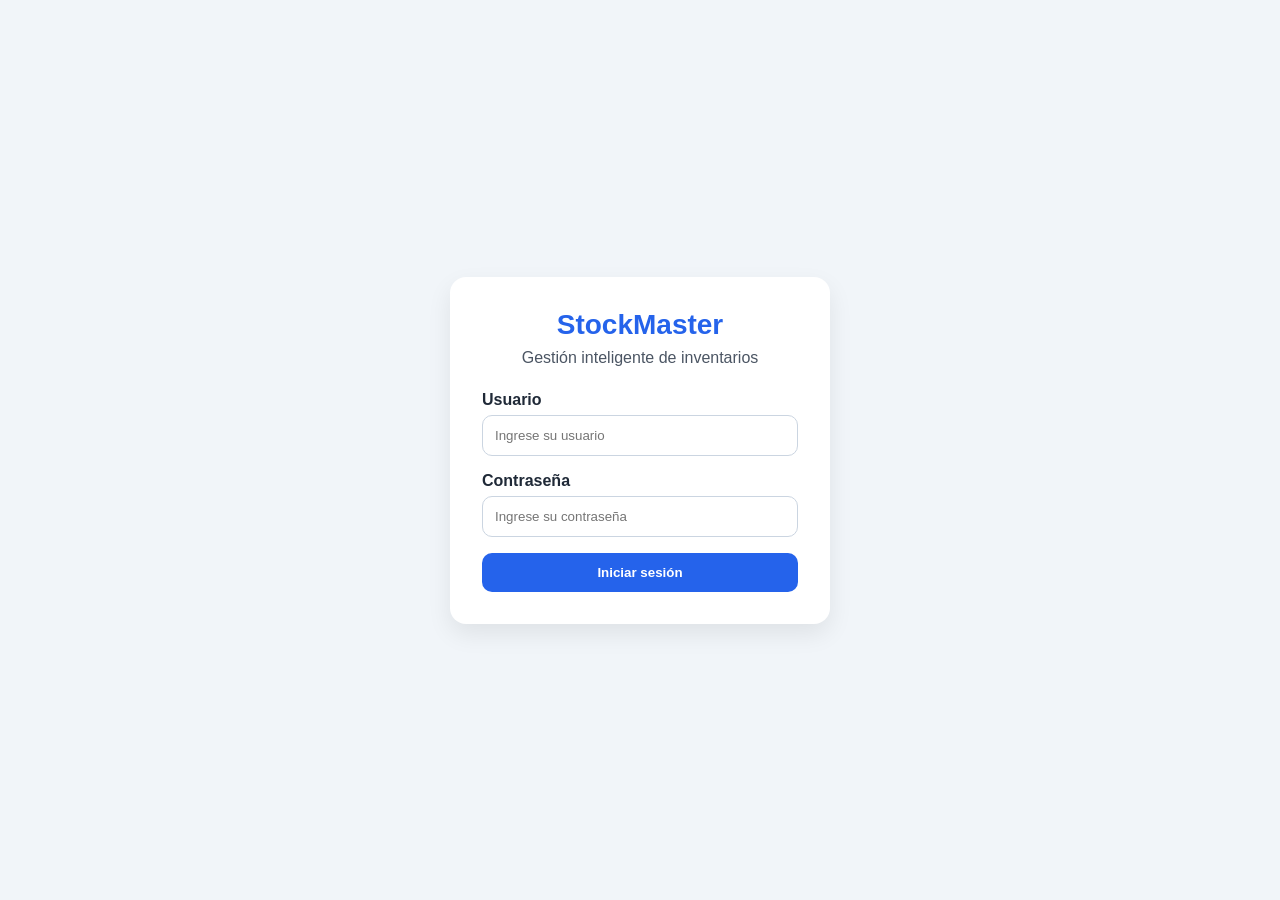
<file: index.html>
<!DOCTYPE html>
<html lang="es">
<head>
  <meta charset="UTF-8">
  <meta name="viewport" content="width=device-width, initial-scale=1.0">
  <title>StockMaster | Login</title>
  <link rel="stylesheet" href="css/styles.css">
</head>
<body class="login-body">

  <div class="login-card">
    <h1 class="logo">StockMaster</h1>
    <p class="subtitle">Gestión inteligente de inventarios</p>

    <form onsubmit="iniciarSesion(event)">
      <div class="form-group">
        <label for="usuario">Usuario</label>
        <input type="text" id="usuario" placeholder="Ingrese su usuario" required>
      </div>

      <div class="form-group">
        <label for="password">Contraseña</label>
        <input type="password" id="password" placeholder="Ingrese su contraseña" required>
      </div>

      <button type="submit">Iniciar sesión</button>
    </form>
  </div>

  <script src="js/app.js"></script>
</body>
</html>
</file>
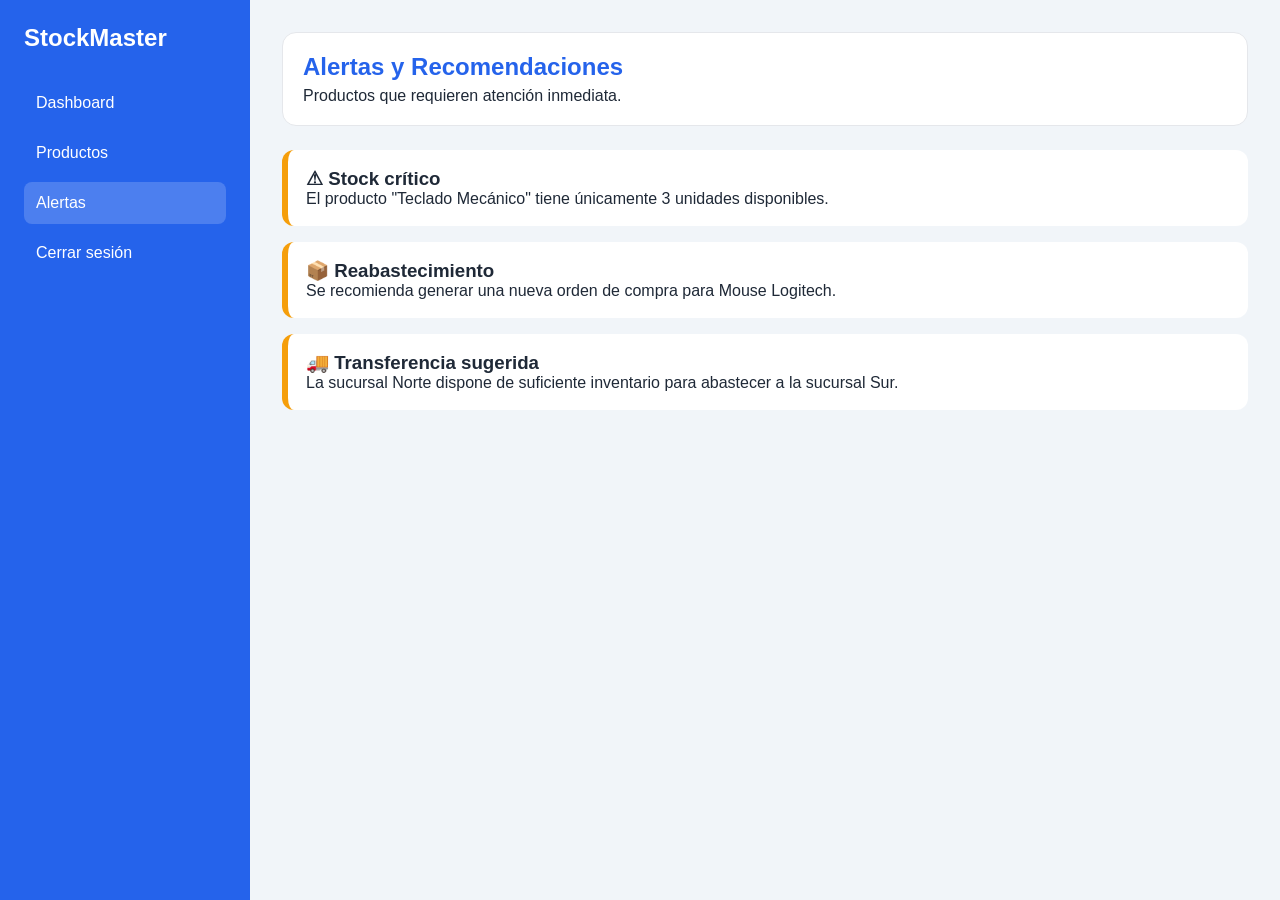
<file: alertas.html>
<!DOCTYPE html>
<html lang="es">
<head>
    <meta charset="UTF-8">
    <meta name="viewport" content="width=device-width, initial-scale=1.0">
    <title>StockMaster | Alertas</title>
    <link rel="stylesheet" href="css/styles.css">
</head>

<body>

<div class="layout">

    <aside class="sidebar">
        <h2>StockMaster</h2>

        <a href="dashboard.html">Dashboard</a>
        <a href="productos.html">Productos</a>
        <a href="alertas.html" class="active">Alertas</a>
        <a href="#" onclick="cerrarSesion()">Cerrar sesión</a>
    </aside>

    <main class="content">

        <section class="header">
            <h1>Alertas y Recomendaciones</h1>
            <p>Productos que requieren atención inmediata.</p>
        </section>

        <div class="alert-box">
            <h3>⚠ Stock crítico</h3>
            <p>El producto "Teclado Mecánico" tiene únicamente 3 unidades disponibles.</p>
        </div>

        <div class="alert-box">
            <h3>📦 Reabastecimiento</h3>
            <p>Se recomienda generar una nueva orden de compra para Mouse Logitech.</p>
        </div>

        <div class="alert-box">
            <h3>🚚 Transferencia sugerida</h3>
            <p>La sucursal Norte dispone de suficiente inventario para abastecer a la sucursal Sur.</p>
        </div>

    </main>

</div>

<script src="js/app.js"></script>

</body>
</html>
</file>
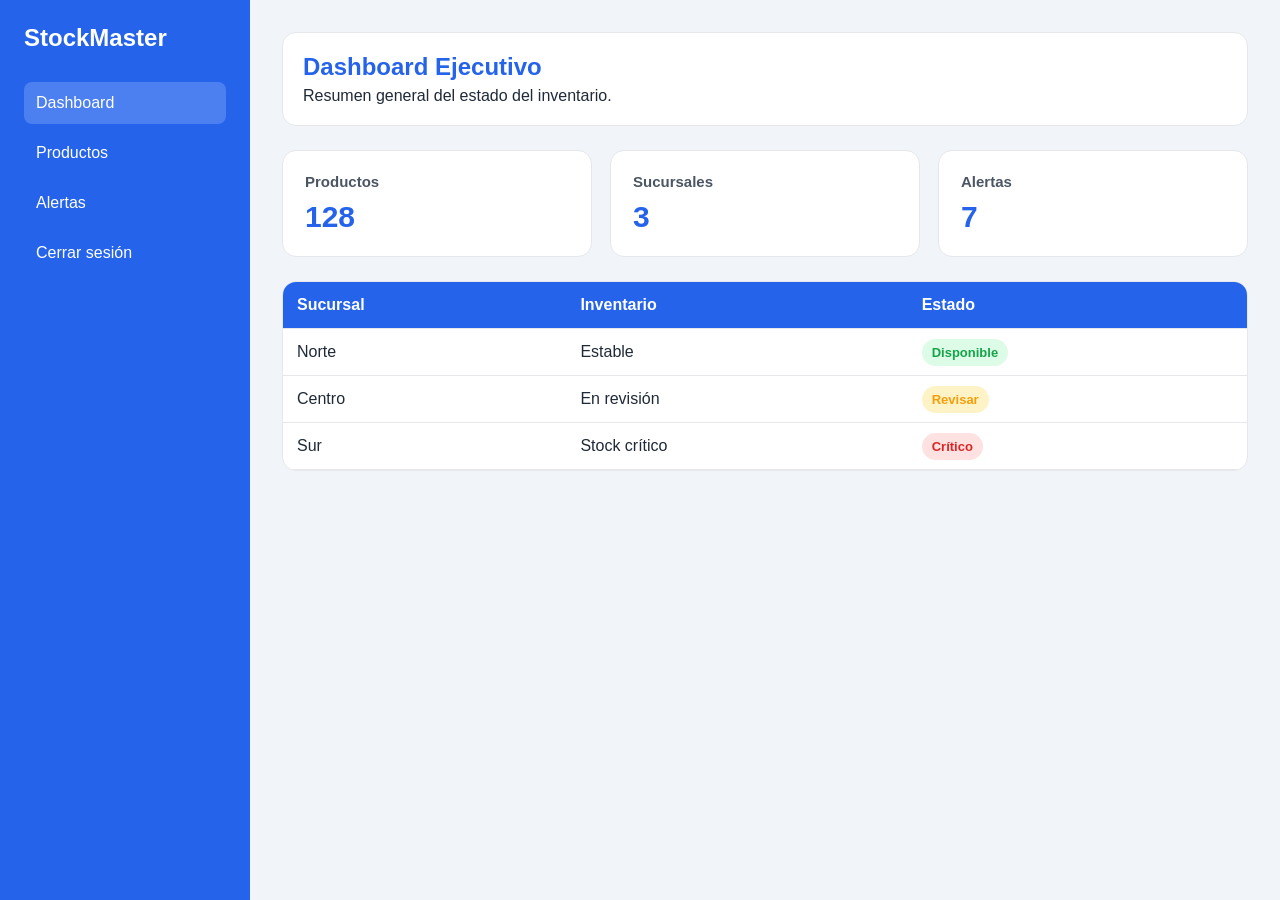
<file: dashboard.html>
<!DOCTYPE html>
<html lang="es">
<head>
<meta charset="UTF-8">
<meta name="viewport" content="width=device-width, initial-scale=1.0">
<title>StockMaster | Dashboard</title>

<link rel="stylesheet" href="css/styles.css">

</head>

<body>

<div class="layout">

<aside class="sidebar">

<h2>StockMaster</h2>

<a href="dashboard.html" class="active">Dashboard</a>

<a href="productos.html">Productos</a>

<a href="alertas.html">Alertas</a>

<a href="#" onclick="cerrarSesion()">Cerrar sesión</a>

</aside>

<main class="content">

<section class="header">

<h1>Dashboard Ejecutivo</h1>

<p>Resumen general del estado del inventario.</p>

</section>

<section class="cards">

<div class="card">
<h3>Productos</h3>
<p class="number">128</p>
</div>

<div class="card">
<h3>Sucursales</h3>
<p class="number">3</p>
</div>

<div class="card">
<h3>Alertas</h3>
<p class="number">7</p>
</div>

</section>

<section class="table-box">

<table>

<thead>

<tr>

<th>Sucursal</th>

<th>Inventario</th>

<th>Estado</th>

</tr>

</thead>

<tbody>

<tr>

<td>Norte</td>

<td>Estable</td>

<td><span class="badge ok">Disponible</span></td>

</tr>

<tr>

<td>Centro</td>

<td>En revisión</td>

<td><span class="badge warning">Revisar</span></td>

</tr>

<tr>

<td>Sur</td>

<td>Stock crítico</td>

<td><span class="badge danger">Crítico</span></td>

</tr>

</tbody>

</table>

</section>

</main>

</div>

<script src="js/app.js"></script>

</body>

</html>
</file>
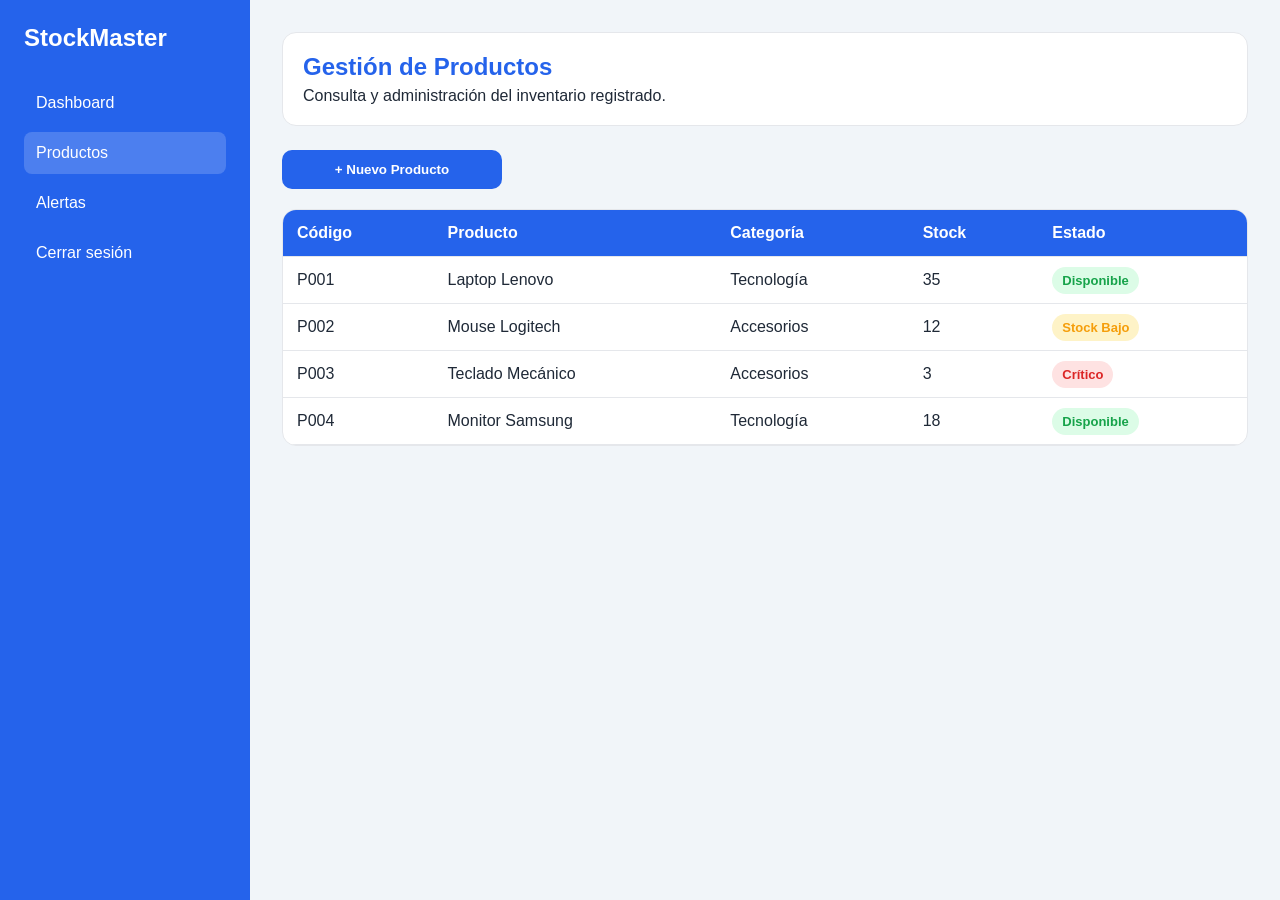
<file: productos.html>
<!DOCTYPE html>
<html lang="es">
<head>
    <meta charset="UTF-8">
    <meta name="viewport" content="width=device-width, initial-scale=1.0">
    <title>StockMaster | Gestión de Productos</title>
    <link rel="stylesheet" href="css/styles.css">
</head>

<body>

<div class="layout">

    <aside class="sidebar">
        <h2>StockMaster</h2>

        <a href="dashboard.html">Dashboard</a>
        <a href="productos.html" class="active">Productos</a>
        <a href="alertas.html">Alertas</a>
        <a href="#" onclick="cerrarSesion()">Cerrar sesión</a>
    </aside>

    <main class="content">

        <section class="header">
            <h1>Gestión de Productos</h1>
            <p>Consulta y administración del inventario registrado.</p>
        </section>

        <div style="margin-bottom:20px;">
            <button class="btn" style="width:220px;">
                + Nuevo Producto
            </button>
        </div>

        <section class="table-box">

            <table>

                <thead>
                    <tr>
                        <th>Código</th>
                        <th>Producto</th>
                        <th>Categoría</th>
                        <th>Stock</th>
                        <th>Estado</th>
                    </tr>
                </thead>

                <tbody>

                    <tr>
                        <td>P001</td>
                        <td>Laptop Lenovo</td>
                        <td>Tecnología</td>
                        <td>35</td>
                        <td><span class="badge ok">Disponible</span></td>
                    </tr>

                    <tr>
                        <td>P002</td>
                        <td>Mouse Logitech</td>
                        <td>Accesorios</td>
                        <td>12</td>
                        <td><span class="badge warning">Stock Bajo</span></td>
                    </tr>

                    <tr>
                        <td>P003</td>
                        <td>Teclado Mecánico</td>
                        <td>Accesorios</td>
                        <td>3</td>
                        <td><span class="badge danger">Crítico</span></td>
                    </tr>

                    <tr>
                        <td>P004</td>
                        <td>Monitor Samsung</td>
                        <td>Tecnología</td>
                        <td>18</td>
                        <td><span class="badge ok">Disponible</span></td>
                    </tr>

                </tbody>

            </table>

        </section>

    </main>

</div>

<script src="js/app.js"></script>

</body>
</html>
</file>
<file: css/styles.css>
:root {
  --azul-principal: #2563EB;
  --azul-claro: #93C5FD;
  --blanco: #FFFFFF;
  --gris-claro: #F1F5F9;
  --gris-oscuro: #4B5563;
  --verde: #16A34A;
  --naranja: #F59E0B;
  --rojo: #DC2626;
}

* {
  box-sizing: border-box;
  margin: 0;
  padding: 0;
}

body {
  font-family: Arial, sans-serif;
  background-color: var(--gris-claro);
  color: #1F2937;
}

.login-body {
  min-height: 100vh;
  display: flex;
  align-items: center;
  justify-content: center;
}

.login-card {
  width: 380px;
  background: var(--blanco);
  padding: 32px;
  border-radius: 16px;
  box-shadow: 0 10px 25px rgba(0, 0, 0, 0.08);
}

.logo {
  color: var(--azul-principal);
  font-size: 28px;
  font-weight: bold;
  margin-bottom: 8px;
  text-align: center;
}

.subtitle {
  color: var(--gris-oscuro);
  text-align: center;
  margin-bottom: 24px;
}

.form-group {
  margin-bottom: 16px;
}

label {
  display: block;
  margin-bottom: 6px;
  font-weight: 600;
}

input {
  width: 100%;
  padding: 12px;
  border: 1px solid #CBD5E1;
  border-radius: 10px;
}

button,
.btn {
  display: inline-block;
  width: 100%;
  padding: 12px;
  background: var(--azul-principal);
  color: var(--blanco);
  border: none;
  border-radius: 10px;
  font-weight: bold;
  text-align: center;
  text-decoration: none;
  cursor: pointer;
}

.layout {
  display: flex;
  min-height: 100vh;
}

.sidebar {
  width: 250px;
  background: var(--azul-principal);
  color: var(--blanco);
  padding: 24px;
}

.sidebar h2 {
  margin-bottom: 30px;
}

.sidebar a {
  display: block;
  color: var(--blanco);
  text-decoration: none;
  padding: 12px;
  border-radius: 8px;
  margin-bottom: 8px;
}

.sidebar a:hover,
.sidebar .active {
  background: rgba(255, 255, 255, 0.18);
}

.content {
  flex: 1;
  padding: 32px;
}

.header {
  background: var(--blanco);
  padding: 20px;
  border-radius: 14px;
  margin-bottom: 24px;
  border: 1px solid #E5E7EB;
}

.header h1 {
  color: var(--azul-principal);
  margin-bottom: 6px;
}

.cards {
  display: grid;
  grid-template-columns: repeat(3, 1fr);
  gap: 18px;
  margin-bottom: 24px;
}

.card {
  background: var(--blanco);
  padding: 22px;
  border-radius: 14px;
  border: 1px solid #E5E7EB;
}

.card h3 {
  color: var(--gris-oscuro);
  font-size: 15px;
  margin-bottom: 10px;
}

.card .number {
  font-size: 30px;
  font-weight: bold;
  color: var(--azul-principal);
}

.table-box {
  background: var(--blanco);
  border-radius: 14px;
  overflow: hidden;
  border: 1px solid #E5E7EB;
}

table {
  width: 100%;
  border-collapse: collapse;
}

thead {
  background: var(--azul-principal);
  color: var(--blanco);
}

th,
td {
  padding: 14px;
  text-align: left;
  border-bottom: 1px solid #E5E7EB;
}

.badge {
  padding: 6px 10px;
  border-radius: 999px;
  font-size: 13px;
  font-weight: bold;
}

.ok {
  background: #DCFCE7;
  color: var(--verde);
}

.warning {
  background: #FEF3C7;
  color: var(--naranja);
}

.danger {
  background: #FEE2E2;
  color: var(--rojo);
}

.alert-box {
  background: var(--blanco);
  padding: 18px;
  border-left: 6px solid var(--naranja);
  border-radius: 12px;
  margin-bottom: 16px;
}
</file>
